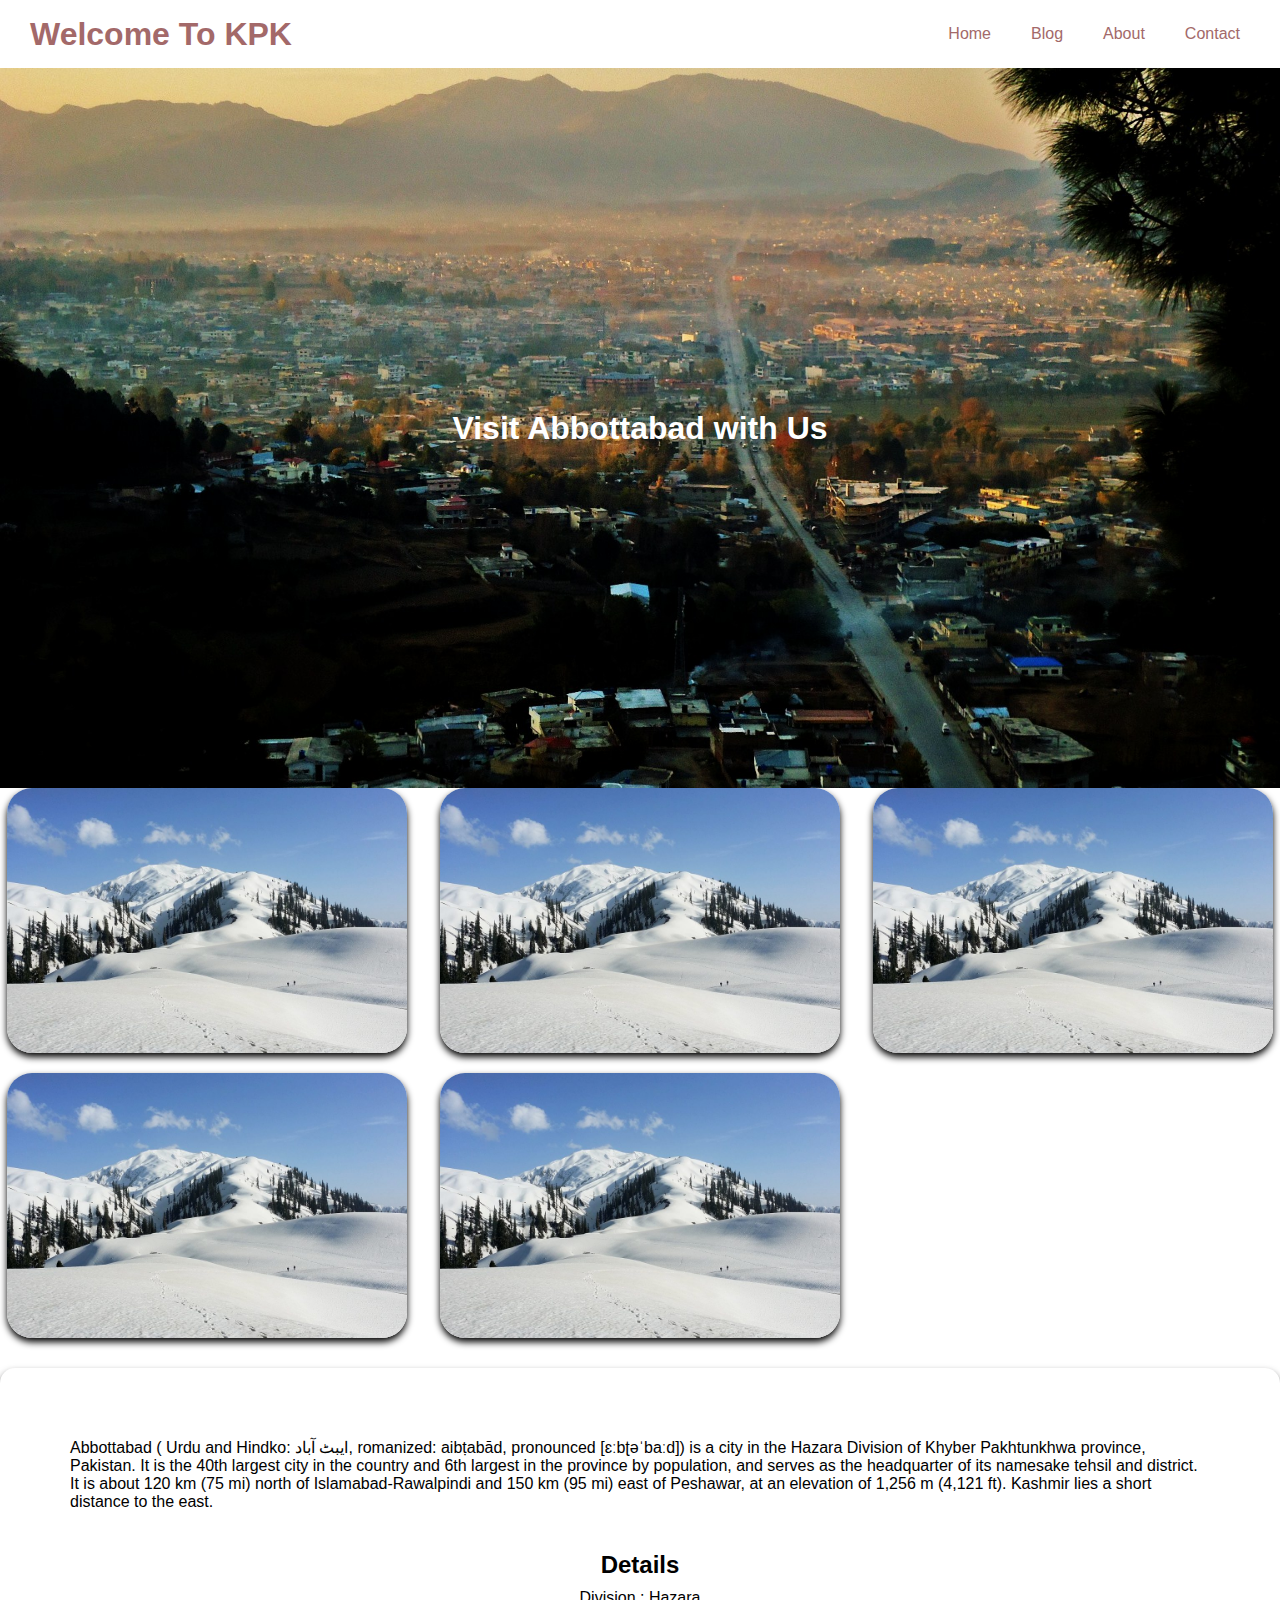
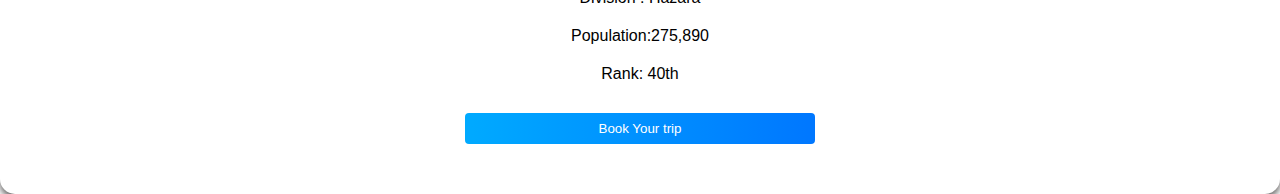
<file: Abbottabad.html>
<!DOCTYPE html>
<html lang="en">
<head>
    <meta charset="UTF-8">
    <meta name="viewport" content="width=device-width, initial-scale=1.0">
    <title>Document</title>
     <link rel="preconnect" href="https://fonts.googleapis.com">
<link rel="preconnect" href="https://fonts.gstatic.com" crossorigin>
<link href="https://fonts.googleapis.com/css2?family=Piedra&family=Rubik:ital,wght@0,300..900;1,300..900&display=swap" rel="stylesheet">

<link rel="stylesheet" href="https://cdnjs.cloudflare.com/ajax/libs/font-awesome/6.5.0/css/all.min.css"/>
    <link rel="stylesheet" href="click.css">
</head>
<body>

         <div class="container">
      <!-- navbar -->
        <div class="navbar">
        <h1>Welcome To KPK</h1>
            <div class="nav-content" >
              <ul class="nav-link">
             <li><a href="Index.html">Home</a></li>
                <li>Blog</li>
                <li>About</li>
                <li>Contact</li>
              </ul>
        </div>

            </div>
          </div>


   <div class="image">
    <img src="images/Abbotabad.jpeg" alt="">
    <h1>Visit Abbottabad with Us</h1>
   </div>

     <div class="gallery">
      <img src="images/Makra-Peak.jpg" alt="">
      <img src="images/Makra-Peak.jpg" alt="">
      <img src="images/Makra-Peak.jpg" alt="">
      <img src="images/Makra-Peak.jpg" alt="">
      <img src="images/Makra-Peak.jpg" alt="">


   </div>



    <!-- from -->
  <div class="main-cls" id="main-cls"></div>
  <div class="form-data">  
      <div class="close">
                <button class="fo-bt1" id="fo-bt1">
          <i class="fa-solid fa-xmark"></i>
      </button>
      </div>

    <div class="cls-form" id="cls-form">

              <div class="f-head">
        <div class="duration">
          <h2>
             Trip to 3 days and 2 nights
          </h2>
        </div>
      <div class="pricing">
          12,000 PKR  <i class="fa-solid fa-person"></i>
      </div>
      </div>

      <div class="f-input">
        <label for="Name">Name*</label>
        <input type="text" placeholder="enter your full-name" required >
      </div>
      
     <div class="f-input">
        <label for="Name">Phone Number</label>
        <input type="number" placeholder="enter your Phone Number" required>
      </div>
      
      <div class="f-input">
        <label for="Name">Total people</label>
        <input type="number"  required >
      </div>


      <div class="f-input">
        <label for="Name">Start Date</label>
        <input type="date" placeholder="enter your Grades from pervious class" required >
      </div>

       <div class="f-input">
        <label for="Name">Return date</label>
        <input type="date" placeholder="enter your  pervious School name" >
      </div>

      <div class="fo-btns">
    
      <button class="fo-bt" id="fo-bt2">
        submitt
      </button>
</div>

    </div> 
</div>



   <div class="discription">
    
    <p>
       Abbottabad ( Urdu and Hindko: ایبٹ آباد, romanized: aibṭabād, pronounced [ɛːbʈəˈbaːd]) is a city in the Hazara Division of Khyber Pakhtunkhwa province, Pakistan. It is the 40th largest city in the country and 6th largest in the province by population, and serves as the headquarter of its namesake tehsil and district. It is about 120 km (75 mi) north of Islamabad-Rawalpindi and 150 km (95 mi) east of Peshawar, at an elevation of 1,256 m (4,121 ft). Kashmir lies a short distance to the east.


    </p>
    <div class="details">    <h2>
        Details
    </h2>
    <ul>
        <li>Division : Hazara</li>
        <li>Population:275,890 </li>
        <li> Rank: 40th</li>
    </ul>
    </div>
    <div class="btns">
        <button class="btn1">
            Book Your trip
        </button>
    </div>
   </div>
</body>
<script src="script.js"></script>
</html>
</file>
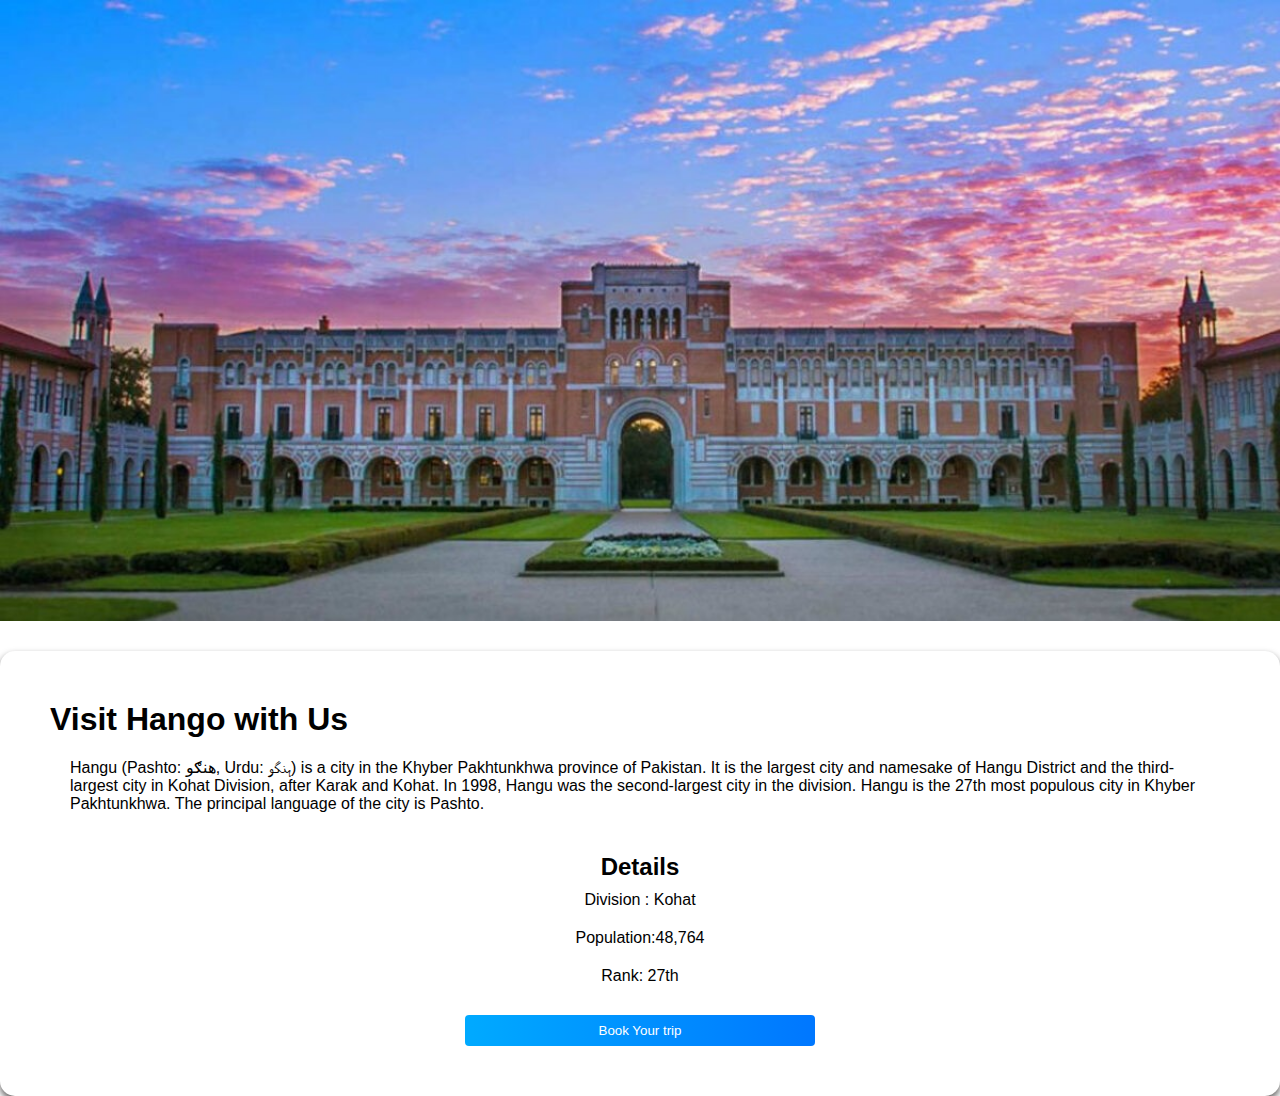
<file: hangu.html>
<!DOCTYPE html>
<html lang="en">
<head>
    <meta charset="UTF-8">
    <meta name="viewport" content="width=device-width, initial-scale=1.0">
    <title>Document</title>
     <link rel="preconnect" href="https://fonts.googleapis.com">
<link rel="preconnect" href="https://fonts.gstatic.com" crossorigin>
<link href="https://fonts.googleapis.com/css2?family=Piedra&family=Rubik:ital,wght@0,300..900;1,300..900&display=swap" rel="stylesheet">

<link rel="stylesheet" href="https://cdnjs.cloudflare.com/ajax/libs/font-awesome/6.5.0/css/all.min.css"/>
    <link rel="stylesheet" href="click.css">
</head>
<body>
   <div class="image">
    <img src="images/hangu.jpg" alt="">
   </div>

   
    <!-- from -->
  <div class="main-cls" id="main-cls"></div>
  <div class="form-data">  
      <div class="close">
                <button class="fo-bt1" id="fo-bt1">
          <i class="fa-solid fa-xmark"></i>
      </button>
      </div>

    <div class="cls-form" id="cls-form">
      <div class="f-input">
        <label for="Name">Name*</label>
        <input type="text" placeholder="enter your full-name" required >
      </div>
      
     <div class="f-input">
        <label for="Name">Phone Number</label>
        <input type="number" placeholder="enter your Phone Number" required>
      </div>
      
      <div class="f-input">
        <label for="Name">Start Date</label>
        <input type="date" placeholder="enter your Grades from pervious class" required >
      </div>

       <div class="f-input">
        <label for="Name">Return date</label>
        <input type="date" placeholder="enter your  pervious School name" >
      </div>

      <div class="fo-btns">
    
      <button class="fo-bt" id="fo-bt2">
        submitt
      </button>
</div>

    </div> 
</div>





   <div class="discription">
    <h1>Visit Hango with Us</h1>
    <p>
        Hangu (Pashto: هنګو, Urdu: ہنگو) is a city in the Khyber Pakhtunkhwa province of Pakistan. It is the largest city and namesake of Hangu District and the third-largest city in Kohat Division, after Karak and Kohat. In 1998, Hangu was the second-largest city in the division. Hangu is the 27th most populous city in Khyber Pakhtunkhwa. The principal language of the city is Pashto.
    </p>
    <div class="details">    <h2>
        Details
    </h2>
    <ul>
        <li>Division : Kohat</li>
        <li>Population:48,764 </li>
        <li> Rank: 27th</li>
    </ul>
    </div>
    <div class="btns">
        <button class="btn1">
            Book Your trip
        </button>
    </div>
   </div>
</body>
<script src="script.js"></script>
</html>
</file>
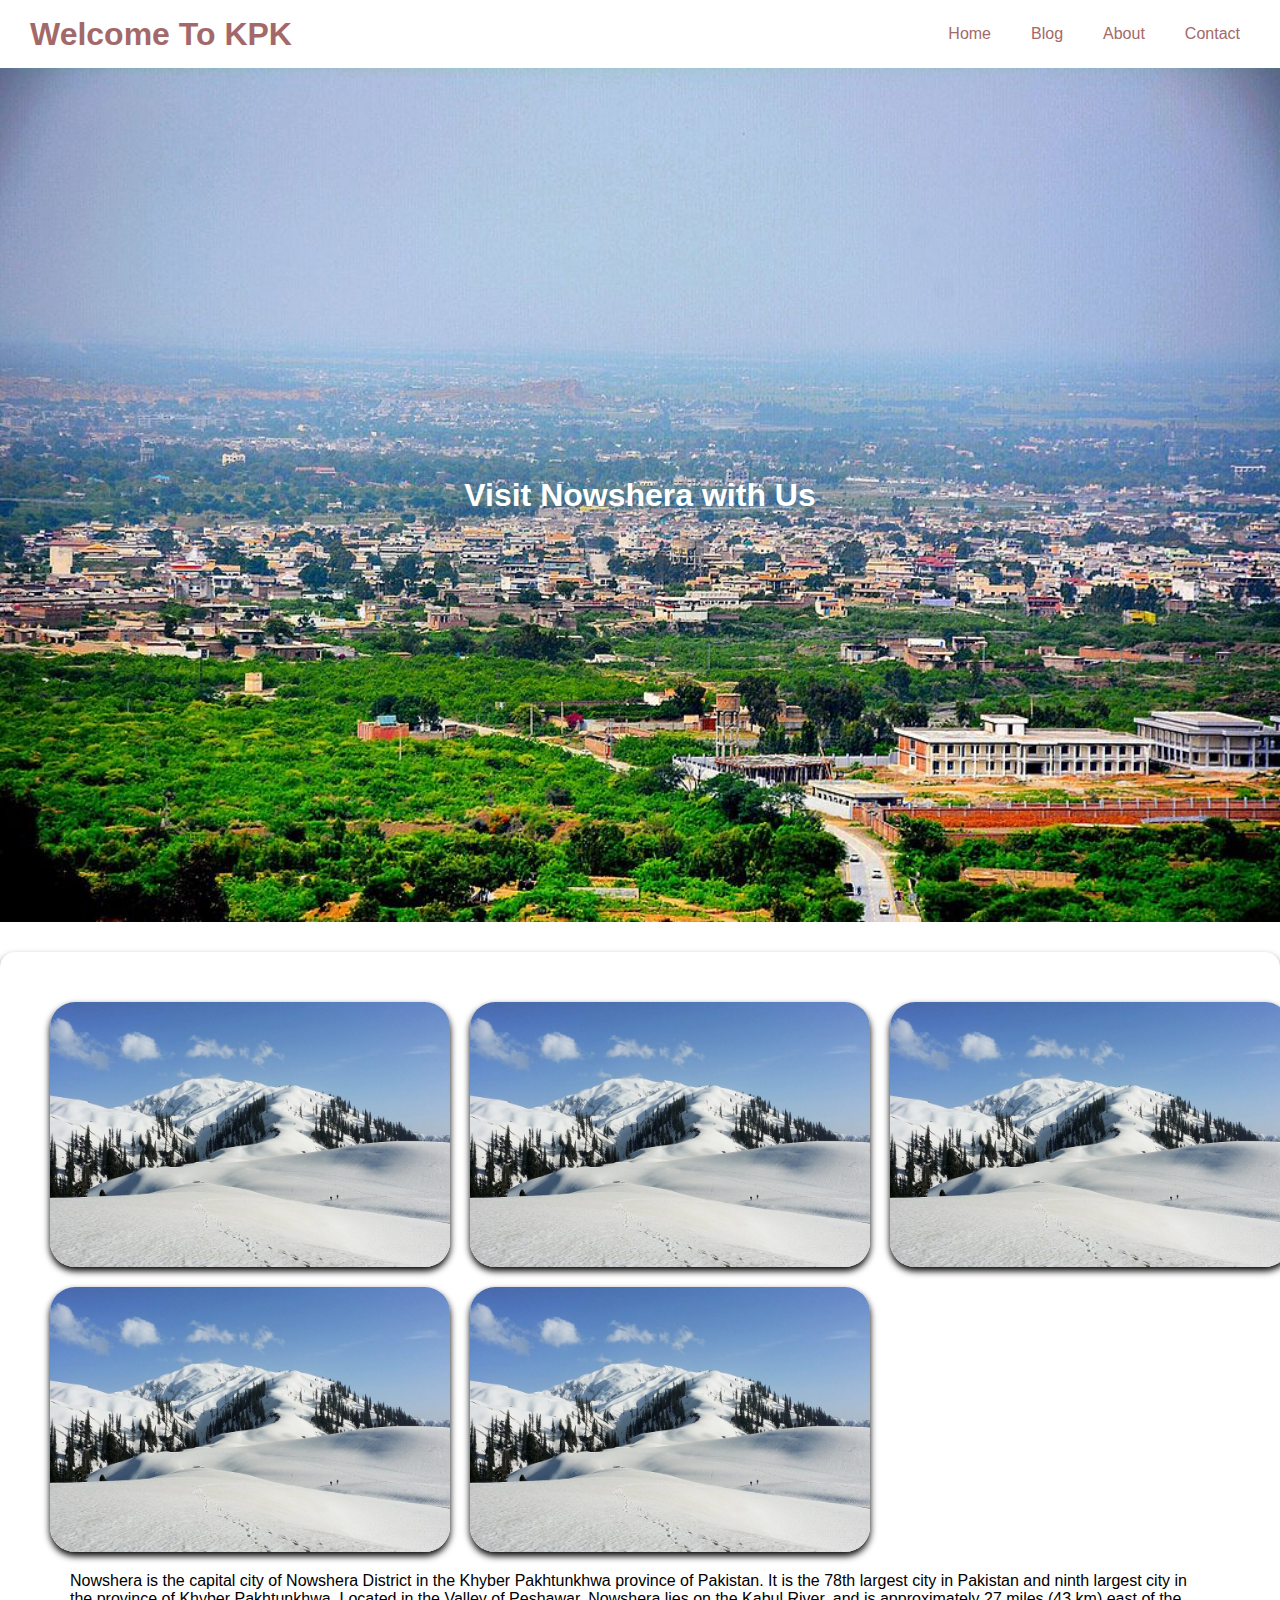
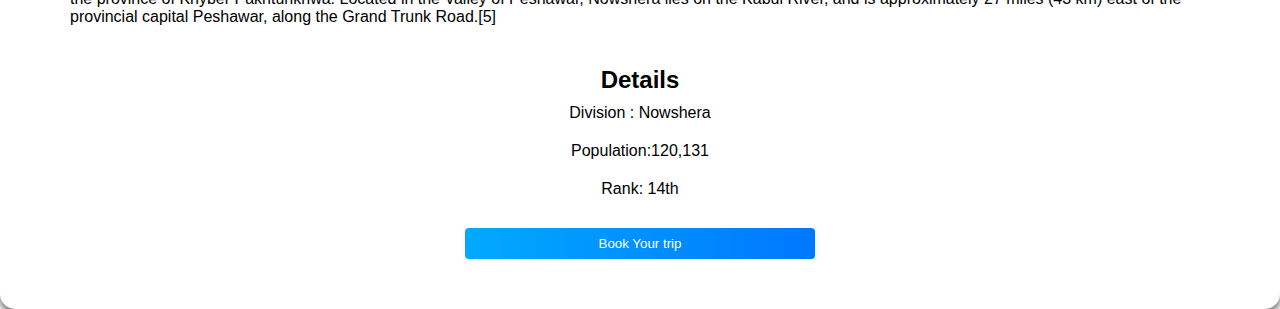
<file: Nowshera.html>
<!DOCTYPE html>
<html lang="en">
<head>
    <meta charset="UTF-8">
    <meta name="viewport" content="width=device-width, initial-scale=1.0">
    <title>Document</title>
     <link rel="preconnect" href="https://fonts.googleapis.com">
<link rel="preconnect" href="https://fonts.gstatic.com" crossorigin>
<link href="https://fonts.googleapis.com/css2?family=Piedra&family=Rubik:ital,wght@0,300..900;1,300..900&display=swap" rel="stylesheet">

<link rel="stylesheet" href="https://cdnjs.cloudflare.com/ajax/libs/font-awesome/6.5.0/css/all.min.css"/>
    <link rel="stylesheet" href="click.css">
</head>
<body>
         <div class="container">
      <!-- navbar -->
        <div class="navbar">
        <h1>Welcome To KPK</h1>
            <div class="nav-content" >
              <ul class="nav-link">
                <li><a href="Index.html">Home</a></li>
                <li><a href="Index.html/#Blogs">Blog</a></li>
                <li>About</li>
                <li>Contact</li>
              </ul>
        </div>

            </div>
          </div>


   <div class="image">
    <img src="images/Nowshera.JPG" alt="">
    <h1>Visit Nowshera with Us</h1>
   </div>




    <!-- from -->
  <div class="main-cls" id="main-cls"></div>
  <div class="form-data">  
      <div class="close">
                <button class="fo-bt1" id="fo-bt1">
          <i class="fa-solid fa-xmark"></i>
      </button>
      </div>

    <div class="cls-form" id="cls-form">

              <div class="f-head">
        <div class="duration">
          <h2>
             Trip to 3 days and 2 nights
          </h2>
        </div>
      <div class="pricing">
          12,000 PKR  <i class="fa-solid fa-person"></i>
      </div>
      </div>

      <div class="f-input">
        <label for="Name">Name*</label>
        <input type="text" placeholder="enter your full-name" required >
      </div>
      
     <div class="f-input">
        <label for="Name">Phone Number</label>
        <input type="number" placeholder="enter your Phone Number" required>
      </div>
      
      <div class="f-input">
        <label for="Name">Total people</label>
        <input type="number"  required >
      </div>


      <div class="f-input">
        <label for="Name">Start Date</label>
        <input type="date" placeholder="enter your Grades from pervious class" required >
      </div>

       <div class="f-input">
        <label for="Name">Return date</label>
        <input type="date" placeholder="enter your  pervious School name" >
      </div>

      <div class="fo-btns">
    
      <button class="fo-bt" id="fo-bt2">
        submitt
      </button>
</div>

    </div> 
</div>

   <div class="discription">

         <div class="gallery">
      <img src="images/Makra-Peak.jpg" alt="">
      <img src="images/Makra-Peak.jpg" alt="">
      <img src="images/Makra-Peak.jpg" alt="">
      <img src="images/Makra-Peak.jpg" alt="">
      <img src="images/Makra-Peak.jpg" alt="">


   </div>
   <div class="detail" >
    <p>
       Nowshera is the capital city of Nowshera District in the Khyber Pakhtunkhwa province of Pakistan. It is the 78th largest city in Pakistan and ninth largest city in the province of Khyber Pakhtunkhwa.

Located in the Valley of Peshawar, Nowshera lies on the Kabul River, and is approximately 27 miles (43 km) east of the provincial capital Peshawar, along the Grand Trunk Road.[5]
    </p>
    <div class="details">    <h2>
        Details
    </h2>
    <ul>
        <li>Division : Nowshera</li>
        <li>Population:120,131 </li>
        <li> Rank: 14th</li>
    </ul>
    </div>
    <div class="btns">
        <button class="btn1" id="btn1">
            Book Your trip
        </button>
    </div>
   </div>
   </div>
   
</body>
<script src="script.js"></script>
</html>
</file>
<file: click.css>
*{
    margin: 0;
    padding: 0;
    box-sizing: border-box;
}
body{
  font-family: "Franklin Gothic Medium", "Arial Narrow", Arial, sans-serif;
}

.navbar {
  display: flex;
  align-items: center;
  justify-content: space-between;
  padding: 15px 30px;
  position: relative;
  color: rgb(163, 105, 105);
    position: sticky;
}


.nav-link a{
  color:rgb(163, 105, 105);
  text-decoration: none;
 }
  .nav-link a:hover{
  color: #0077ff
 }
.logo h1 {
  width: 50px;

}

.nav-content {
  display: flex;
  align-items: center;
  gap: 30px;
}

.nav-link {
  display: flex;
  gap: 20px;
  cursor: pointer;
  list-style: none;
}

.btns {
  display: flex;
  gap: 10px;
}

.btn1{
  padding: 8px 12px;
  border: none;
  cursor: pointer;
}
.btn1 {
  background: linear-gradient(to right, #00aaff, #0077ff);
  color: white;
  border-radius: 4px;
}
.btn1:hover {
  background: linear-gradient(to right, #0077ff, #0055cc);
}

.image{ 
  display: flex;
  position: relative;
 width: 100%;
}
.image img{
    width: 100%;
}
.image h1{
   top: 50%;
  left: 50%;
  transform: translate(-50%, -50%);
  position: absolute;
  color: white;
}
.discription{
    margin-top: 30px;
    padding: 50px;
    border: 0px;
    border-radius: 15px;
    box-shadow: 0px 4px 7px rgb(99, 97, 97);
    width: 100%;
    justify-self: center;
}

.discription p{
    padding: 20px;
    display: flex;
}
.details{
    text-align: center;
    gap: 10px;
    padding: 20px;
}

ul{
    list-style: none;
}
li{
    padding: 10px;
}

.btns {
  display: flex;
  gap: 10px;
   justify-self: center;

}

.btn1{
  padding: 8px 12px;
  border: none;
  cursor: pointer;
  width: 350px;
}
.btn1 {
  background: linear-gradient(to right, #00aaff, #0077ff);
  color: white;
  border-radius: 4px;
}
.btn1:hover {
  background: linear-gradient(to right, #0077ff, #0055cc);
}

.btn2{
  width: 60px;
  height: 60px;
  border-radius:50% ;
}


.gallery{
  display: grid;
  grid-template-columns: repeat(3,1fr);
  padding: -10px 0px ;
  gap: 20px;
  width: 100%;
}

.gallery img{
  width: 400px;
  justify-self: center;
  padding: 0px;
  border-radius: 25px;
  box-shadow: 0px 4px 7px black;
}

.f-head{
  display: flex;
  flex-direction: row;
}

.f-head .pricing{
  background-color: #00aaff;
  width: 190px;
  border-radius:5px ;
  height: 25px;
  text-align: center;
  margin-left: 70px;
}

.duration{
  font-weight: 500;
  color: rgba(56, 55, 54, 0.496);
}

    .form-data {
  display: none;
  padding: 10px;
  background-color: rgba(255, 255, 255, 0.515);
  height: 100vh;
  position: fixed;
  top: 0;
  left: 0;
  right: 0;
  z-index: 50;
}
.cls-form {
  margin: 15px 0;
  padding: 10px ;
  background-color: white;
  position: fixed;
  top: 50%;
  left: 50%;
  transform: translate(-50%, -50%);
  border: 2px solid black;
  border-radius: 15px;
  display: flex;
  flex-direction: column;
  justify-content: center;


  
}
.f-input {
  padding: 5px;
  display: flex;
  flex-direction: column;
  /* padding: 10px; */
  width: 550px;
  align-self: center;
  margin-top: 10px;
}

.f-input select{
   /* padding: 0px 8px; */
  height: 50px;
  border-radius: 5px;
}


.f-input input {
  padding: 12px 8px;
  border-radius: 5px;
}

.f-input label{
  margin: 8px 0;
  color: black;
}
.fo-btns {
  padding: 20px;
  gap: 10px;
  align-self: center;
}
.fo-bt {
  background-color: rgb(90, 92, 228);
  height: 50px;
  width: 400px;
  border: 0px;
  cursor: pointer;
  color: white;
  border-radius: 10px;
}

.close{
  display: flex;
  flex-direction: row-reverse;
 padding: 40px 40px;

}
.close .fo-bt1 {
  background-color: rgb(219, 42, 42);
  height: 50px;
  width: 50px;
  border: 0px;
  border-radius: 50%;
  cursor: pointer;

}
@media (max-width: 768px){
  .navbar{
    display: flex;
    flex-direction: column;
  }
  .image h1{
    display: flex;
    flex-direction: row;
    font-weight: 400;
    font-size: medium;
  }
  .discription{
      width:300px ;
      height: auto;
      text-align: center;
      margin-bottom: 100px;
      display: flex;
      flex-direction: column-reverse;
  }
  .discription p{
    line-height: 0.9rem;
    font-size: small;
  }
  .btn1{
    width: 130px;
    justify-self: center;
    align-self: center;
    margin-left: 40px;
  }
 .main-cls{
  height: 200px;
 }
 .form-data{
  height: 100px;
 
 }
 .f-input{
  width: 300px;
 }
 .close{
  justify-self: center;
  position: absolute;
  bottom: 1px;
  right: 1px;
 }
.fo-btns{ 
  justify-self: center;
  align-self: center;
}
.fo-bt{
  width: 100px;
}

.gallery{
  display: grid;
  grid-template-columns: repeat(1,1fr);
}
.gallery img{
  width: 300px;
}
}
</file>
